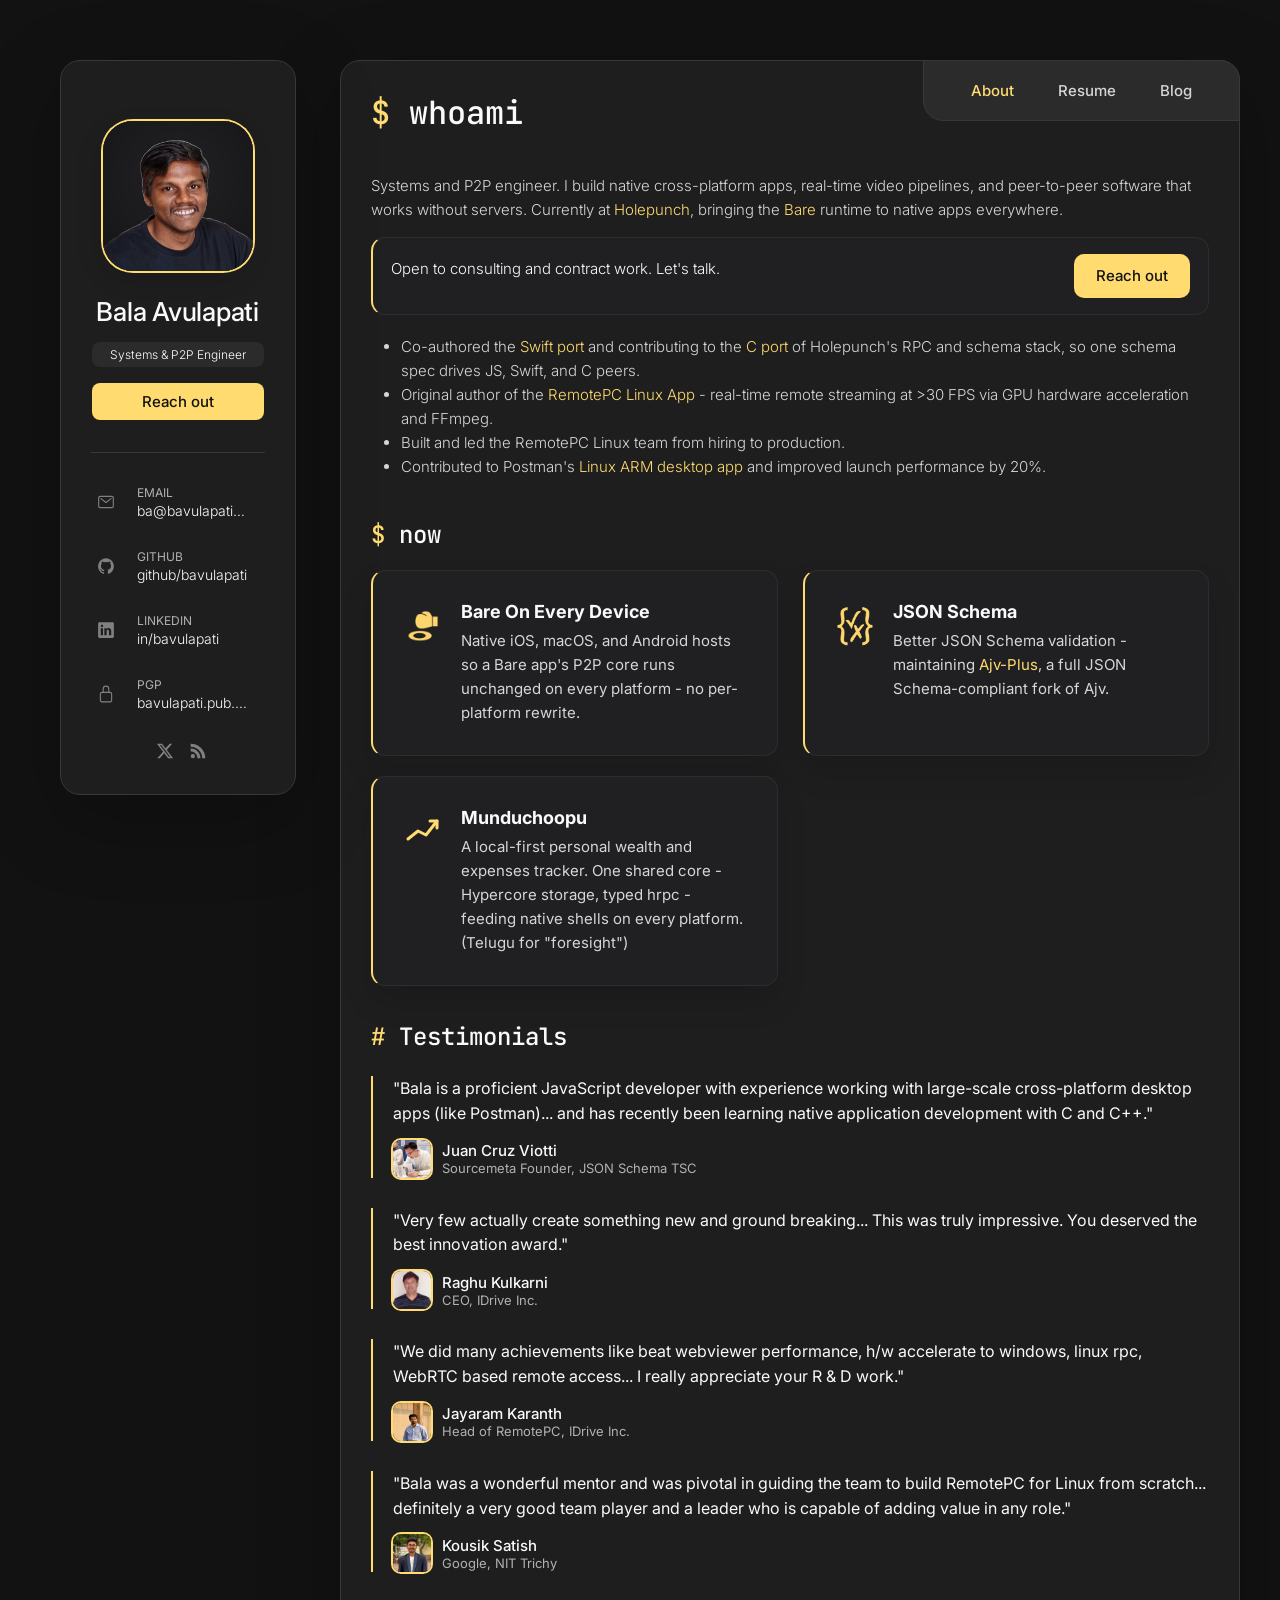
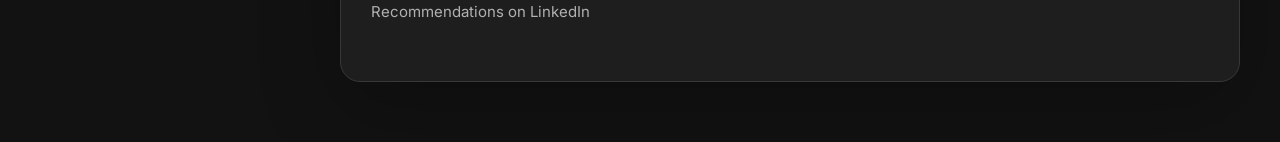
<file: index.html>
<!doctype html>
<html lang="en">
  <head>
    <meta charset="UTF-8" />
    <meta http-equiv="X-UA-Compatible" content="IE=edge" />
    <meta name="viewport" content="width=device-width, initial-scale=1.0" />
    <meta name="theme-color" content="#121212" />
    <title>Balakrishna Avulapati - Systems &amp; P2P Engineer, Bare runtime</title>
    <meta name="description" content="Software engineer focused on systems-level work, open source, and p2p networking. Contributing to the Bare runtime ecosystem at Holepunch." />
    <link rel="canonical" href="https://bavulapati.com/" />
    <link rel="alternate" type="application/atom+xml" title="Bala Avulapati" href="https://bavulapati.com/feed.xml" />
    <meta property="og:title" content="Balakrishna Avulapati - Systems &amp; P2P Engineer, Bare runtime" />
    <meta property="og:site_name" content="bavulapati.com" />
    <meta property="og:description" content="Software engineer focused on systems-level work, open source, and p2p networking. Contributing to the Bare runtime ecosystem at Holepunch." />
    <meta property="og:image" content="https://bavulapati.com/assets/images/og-home.png" />
    <meta property="og:type" content="website" />
    <meta property="og:url" content="https://bavulapati.com/" />
    <meta name="twitter:card" content="summary_large_image" />
    <script type="application/ld+json">
      {
        "@context": "https://schema.org",
        "@type": "Person",
        "name": "Balakrishna Avulapati",
        "alternateName": "Bala Avulapati",
        "url": "https://bavulapati.com/",
        "image": "https://bavulapati.com/assets/images/og-home.png",
        "jobTitle": "Systems & P2P Engineer",
        "description": "Systems engineer working on peer-to-peer networking and the Bare runtime ecosystem at Holepunch.",
        "knowsAbout": ["Bare runtime", "Peer-to-peer networking", "Holepunch", "Hypercore", "Autobase", "Systems programming", "Swift", "C and C++", "JSON Schema"],
        "sameAs": [
          "https://github.com/bavulapati",
          "https://www.linkedin.com/in/bavulapati",
          "https://x.com/bavulapati"
        ]
      }
    </script>

    <!--
    - favicon
  -->
    <link rel="icon" type="image/png" sizes="32x32" href="/assets/images/favicon-32.png" />
    <link rel="icon" type="image/png" sizes="16x16" href="/assets/images/favicon-16.png" />
    <link rel="apple-touch-icon" href="/assets/images/apple-touch-icon.png" />

    <!--
    - custom css link
  -->
    <link rel="stylesheet" href="./assets/css/style.css" />

    <!--
    - google font link
  -->
    <link rel="preconnect" href="https://fonts.googleapis.com" />
    <link rel="preconnect" href="https://fonts.gstatic.com" crossorigin />
    <link
      href="https://fonts.googleapis.com/css2?family=Inter:wght@300;400;500;600&family=JetBrains+Mono:wght@500&display=swap"
      rel="stylesheet"
    />
  </head>

  <body>
    <a class="skip-link" href="#main-content">Skip to content</a>

    <!--
    - #MAIN
  -->

    <main>
      <!--
      - #SIDEBAR
    -->

      <aside class="sidebar" data-sidebar>
        <div class="sidebar-info">
          <figure class="avatar-box">
            <img
              src="./assets/images/my_avatar.jpg"
              alt="Balakrishna Avulapati"
              width="80"
              height="80"
            />
          </figure>

          <div class="info-content">
            <h1 class="name" title="Balakrishna Avulapati">Bala Avulapati</h1>

            <p class="title">Systems &amp; P2P Engineer</p>

            <a
              class="sidebar-cta"
              href="mailto:ba@bavulapati.com"
              data-goatcounter-click="reach-out-sidebar"
              data-goatcounter-title="Sidebar CTA"
              >Reach out</a
            >
          </div>

          <button class="info_more-btn" data-sidebar-btn aria-label="Show contacts" aria-expanded="false" aria-controls="sidebar-more">
            <span>Show Contacts</span>

            <svg xmlns="http://www.w3.org/2000/svg" viewBox="0 0 512 512" fill="none" stroke="currentColor" stroke-linecap="round" stroke-linejoin="round" stroke-width="48" aria-hidden="true">
              <path d="M112 184l144 144 144-144"/>
            </svg>
          </button>
        </div>

        <div class="sidebar-info_more" id="sidebar-more">
          <div class="separator"></div>

          <ul class="contacts-list">
            <li class="contact-item">
              <div class="icon-box">
                <svg xmlns="http://www.w3.org/2000/svg" viewBox="0 0 512 512" fill="none" stroke="currentColor" stroke-linecap="round" stroke-linejoin="round" stroke-width="32" aria-hidden="true">
                  <rect x="48" y="96" width="416" height="320" rx="40" ry="40"/>
                  <path d="M112 160l144 112 144-112"/>
                </svg>
              </div>

              <div class="contact-info">
                <p class="contact-title">Email</p>

                <a href="mailto:ba@bavulapati.com" class="contact-link"
                  >ba@bavulapati.com</a
                >
              </div>
            </li>

            <li class="contact-item">
              <div class="icon-box">
                <svg xmlns="http://www.w3.org/2000/svg" viewBox="0 0 512 512" fill="currentColor" aria-hidden="true">
                  <path d="M256 32C132.3 32 32 134.9 32 261.7c0 101.5 64.2 187.5 153.2 217.9a17.56 17.56 0 003.8.4c8.3 0 11.5-6.1 11.5-11.4 0-5.5-.2-19.9-.3-39.1a102.4 102.4 0 01-22.6 2.7c-43.1 0-52.9-33.5-52.9-33.5-10.2-26.5-24.9-33.6-24.9-33.6-19.5-13.7-.1-14.1 1.4-14.1h.1c22.5 2 34.3 23.8 34.3 23.8 11.2 19.6 26.2 25.1 39.6 25.1a63 63 0 0025.6-6c2-14.8 7.8-24.9 14.2-30.7-49.7-5.8-102-25.5-102-113.5 0-25.1 8.7-45.6 23-61.6-2.3-5.8-10-29.2 2.2-60.8a18.64 18.64 0 015-.5c8.1 0 26.4 3.1 56.6 24.1a208.21 208.21 0 01112.2 0c30.2-21 48.5-24.1 56.6-24.1a18.64 18.64 0 015 .5c12.2 31.6 4.5 55 2.2 60.8 14.3 16.1 23 36.6 23 61.6 0 88.2-52.4 107.6-102.3 113.3 8 7.1 15.2 21.1 15.2 42.5 0 30.7-.3 55.5-.3 63 0 5.4 3.1 11.5 11.4 11.5a19.35 19.35 0 004-.4C415.9 449.2 480 363.1 480 261.7 480 134.9 379.7 32 256 32z"/>
                </svg>
              </div>

              <div class="contact-info">
                <p class="contact-title">Github</p>

                <a
                  href="https://github.com/bavulapati"
                  target="_blank"
                  rel="noopener"
                  class="contact-link"
                  >github/bavulapati</a
                >
              </div>
            </li>

            <li class="contact-item">
              <div class="icon-box">
                <svg xmlns="http://www.w3.org/2000/svg" viewBox="0 0 512 512" fill="currentColor" aria-hidden="true">
                  <path d="M444.17 32H70.28C49.85 32 32 46.7 32 66.89v374.72C32 461.91 49.85 480 70.28 480h373.78c20.54 0 35.94-18.21 35.94-38.39V66.89C480.12 46.7 464.6 32 444.17 32zm-273.3 373.43h-64.18V205.88h64.18zM141 175.54h-.46c-20.54 0-33.84-15.29-33.84-34.43 0-19.49 13.65-34.42 34.65-34.42s33.85 14.82 34.31 34.42c-.01 19.14-13.31 34.43-34.66 34.43zm264.43 229.89h-64.18V296.32c0-26.14-9.34-44-32.56-44-17.74 0-28.24 12-32.91 23.69-1.75 4.2-2.22 9.92-2.22 15.76v113.66h-64.18V205.88h64.18v27.77c9.34-13.3 23.93-32.44 57.88-32.44 42.13 0 74 27.77 74 87.64z"/>
                </svg>
              </div>

              <div class="contact-info">
                <p class="contact-title">LinkedIn</p>

                <a
                  href="https://www.linkedin.com/in/bavulapati"
                  target="_blank"
                  rel="noopener"
                  class="contact-link"
                  >in/bavulapati</a
                >
              </div>
            </li>

            <li class="contact-item">
              <div class="icon-box">
                <svg xmlns="http://www.w3.org/2000/svg" viewBox="0 0 512 512" fill="none" stroke="currentColor" stroke-linecap="round" stroke-linejoin="round" stroke-width="32" aria-hidden="true">
                  <path d="M336 208v-95a80 80 0 00-160 0v95"/>
                  <rect x="96" y="208" width="320" height="272" rx="48" ry="48"/>
                </svg>
              </div>

              <div class="contact-info">
                <p class="contact-title">PGP</p>

                <a
                  href="https://bavulapati.com/static/bavulapati.pub.asc"
                  target="_blank"
                  rel="noopener"
                  class="contact-link"
                  >bavulapati.pub.asc</a
                >
              </div>
            </li>
          </ul>

          <div class="separator"></div>

          <ul class="social-list">
            <li class="social-item">
              <a href="https://x.com/bavulapati" class="social-link" target="_blank" rel="noopener" aria-label="X (Twitter)">
                <svg xmlns="http://www.w3.org/2000/svg" viewBox="0 0 512 512" fill="currentColor" aria-hidden="true">
                  <path d="M389.2 48h70.6L305.6 224.2 487 464H345L233.7 318.6 106.5 464H35.8l164.9-188.5L26 48h145.6l100.5 132.9zm-24.8 373.8h39.1L151.1 88h-42z"/>
                </svg>
              </a>
            </li>

            <li class="social-item">
              <a href="/feed.xml" class="social-link" title="Subscribe via RSS/Atom" aria-label="RSS feed">
                <svg xmlns="http://www.w3.org/2000/svg" viewBox="0 0 512 512" fill="currentColor" aria-hidden="true">
                  <path d="M108.56 342.78a60.34 60.34 0 1060.56 60.44 60.63 60.63 0 00-60.56-60.44z"/>
                  <path d="M48 186.67v86.55c52 0 101.94 15.39 138.67 52.11s52 86.56 52 138.67h86.66c0-151.56-125.66-277.33-277.33-277.33z"/>
                  <path d="M48 48v86.56c185.25 0 329.22 144.08 329.22 329.44H464C464 234.66 277.67 48 48 48z"/>
                </svg>
              </a>
            </li>
          </ul>
        </div>
      </aside>

      <!--
      - #main-content
    -->

      <div class="main-content" id="main-content" tabindex="-1">
        <!--
        - #NAVBAR
      -->

        <nav class="navbar">
          <ul class="navbar-list">
            <li class="navbar-item">
              <button class="navbar-link active" data-nav-link aria-current="page">About</button>
            </li>

            <li class="navbar-item">
              <button class="navbar-link" data-nav-link>Resume</button>
            </li>

            <li class="navbar-item">
              <button class="navbar-link" data-nav-link>Blog</button>
            </li>
          </ul>
        </nav>

        <!--
        - #ABOUT
      -->

        <article class="about active" data-page="about" tabindex="-1">
          <header>
            <!-- aria-label is load-bearing: keeps the screen-reader name "About me" (without it AT reads "$ whoami") -->
            <h2 class="h2 article-title is-terminal" aria-label="About me">whoami</h2>
          </header>

          <section class="about-text">
            <p>
              Systems and P2P engineer. I build native cross-platform apps, real-time video
              pipelines, and peer-to-peer software that works without servers. Currently at
              <a href="https://holepunch.to/" target="_blank" rel="noopener">Holepunch</a>,
              bringing the <a href="https://github.com/holepunchto/bare" target="_blank" rel="noopener">Bare</a>
              runtime to native apps everywhere.
            </p>

            <div class="cta">
              <p class="cta-text">Open to consulting and contract work. Let's talk.</p>
              <a
                class="cta-button"
                href="mailto:ba@bavulapati.com"
                data-goatcounter-click="reach-out"
                data-goatcounter-title="Reach out CTA"
                >Reach out</a
              >
            </div>

            <ul style="padding-left: 2em;">
              <li style="list-style-type: disc;">
                Co-authored the
                <a href="./blog/swift-peers-in-the-bare-rpc-ecosystem.html">Swift port</a>
                and contributing to the
                <a href="https://github.com/holepunchto/libhc" target="_blank" rel="noopener">C port</a>
                of Holepunch's RPC and schema stack, so one schema spec drives JS, Swift, and C peers.
              </li>
              <li style="list-style-type: disc;">
                Original author of the
                <a href="https://www.remotepc.com/remote-access-linux" target="_blank" rel="noopener">RemotePC Linux App</a>
                - real-time remote streaming at >30 FPS via GPU hardware acceleration and FFmpeg.
              </li>
              <li style="list-style-type: disc;">
                Built and led the RemotePC Linux team from hiring to production.
              </li>
              <li style="list-style-type: disc;">
                Contributed to Postman's
                <a href="https://www.postman.com/downloads/" target="_blank" rel="noopener">Linux ARM desktop app</a>
                and improved launch performance by 20%.
              </li>
            </ul>
          </section>

          <!--
          - service
        -->

          <section class="service">
            <!-- aria-label load-bearing: keeps the screen-reader name "What I'm doing" (without it AT reads "$ now") -->
            <h3 class="h3 service-title is-terminal" aria-label="What I'm doing">now</h3>

            <ul class="service-list">
              <li class="service-item">
                <div class="service-icon-box">
                  <img loading="lazy"
                    src="./assets/images/holepunch.png"
                    alt="Holepunch logo"
                    width="40" height="40"
                  />
                </div>

                <div class="service-content-box">
                  <h4 class="h4 service-item-title">Bare on Every Device</h4>

                  <p class="service-item-text">
                    Native iOS, macOS, and Android hosts so a Bare app's
                    P2P core runs unchanged on every platform - no
                    per-platform rewrite.
                  </p>
                </div>
              </li>

              <li class="service-item">
                <div class="service-icon-box">
                  <img loading="lazy"
                    src="./assets/images/json-schema-logo.png"
                    alt="JSON Schema logo"
                    width="40" height="40"
                  />
                </div>

                <div class="service-content-box">
                  <h4 class="h4 service-item-title">JSON Schema</h4>

                  <p class="service-item-text">
                    Better JSON Schema validation - maintaining
                    <a href="https://www.npmjs.com/package/@theflashlabs/ajv-plus" target="_blank" rel="noopener">Ajv-Plus</a>,
                    a full JSON Schema-compliant fork of Ajv.
                  </p>
                </div>
              </li>

              <li class="service-item">
                <div class="service-icon-box">
                  <img loading="lazy"
                    src="./assets/images/munduchoopu.svg"
                    alt=""
                    width="40" height="40"
                  />
                </div>

                <div class="service-content-box">
                  <h4 class="h4 service-item-title">Munduchoopu</h4>

                  <p class="service-item-text">
                    A local-first personal wealth and expenses tracker. One
                    shared core - Hypercore storage, typed hrpc - feeding
                    native shells on every platform. (Telugu for "foresight")
                  </p>
                </div>
              </li>
            </ul>
          </section>

          <!--
          - testimonials
        -->

          <section class="testimonials">
            <!-- aria-label suppresses the "# " prefix for screen readers -->
            <h3 class="h3 testimonials-title is-comment" aria-label="Testimonials">Testimonials</h3>

            <ul class="testimonials-list">
              <li class="testimonials-item">
                <blockquote class="testimonials-quote">
                  "Bala is a proficient JavaScript developer with experience
                  working with large-scale cross-platform desktop apps (like
                  Postman)... and has recently been learning native application
                  development with C and C++."
                </blockquote>
                <div class="testimonials-attr">
                  <img loading="lazy" src="./assets/images/juan.jpeg" alt="Juan Cruz Viotti" width="38" height="38" />
                  <div>
                    <div class="testimonials-name">Juan Cruz Viotti</div>
                    <div class="testimonials-role">Sourcemeta Founder, JSON Schema TSC</div>
                  </div>
                </div>
              </li>
              <li class="testimonials-item">
                <blockquote class="testimonials-quote">
                  "Very few actually create something new and ground breaking...
                  This was truly impressive. You deserved the best innovation
                  award."
                </blockquote>
                <div class="testimonials-attr">
                  <img loading="lazy" src="./assets/images/raghu-kulkarni.jpeg" alt="Raghu Kulkarni" width="38" height="38" />
                  <div>
                    <div class="testimonials-name">Raghu Kulkarni</div>
                    <div class="testimonials-role">CEO, IDrive Inc.</div>
                  </div>
                </div>
              </li>
              <li class="testimonials-item">
                <blockquote class="testimonials-quote">
                  "We did many achievements like beat webviewer performance, h/w
                  accelerate to windows, linux rpc, WebRTC based remote
                  access... I really appreciate your R &amp; D work."
                </blockquote>
                <div class="testimonials-attr">
                  <img loading="lazy" src="./assets/images/jayaram.jpeg" alt="Jayaram Karanth" width="38" height="38" />
                  <div>
                    <div class="testimonials-name">Jayaram Karanth</div>
                    <div class="testimonials-role">Head of RemotePC, IDrive Inc.</div>
                  </div>
                </div>
              </li>
              <li class="testimonials-item">
                <blockquote class="testimonials-quote">
                  "Bala was a wonderful mentor and was pivotal in guiding the
                  team to build RemotePC for Linux from scratch... definitely a
                  very good team player and a leader who is capable of adding
                  value in any role."
                </blockquote>
                <div class="testimonials-attr">
                  <img loading="lazy" src="./assets/images/kousik.jpeg" alt="Kousik Satish" width="38" height="38" />
                  <div>
                    <div class="testimonials-name">Kousik Satish</div>
                    <div class="testimonials-role">Google, NIT Trichy</div>
                  </div>
                </div>
              </li>
            </ul>
            <a
              class="testimonials-source"
              href="https://www.linkedin.com/in/bavulapati/details/recommendations/"
              target="_blank"
              rel="noopener"
              >Recommendations on LinkedIn</a
            >
          </section>

        </article>

        <!--
        - #RESUME
      -->

        <article class="resume" data-page="resume" tabindex="-1">
          <header>
            <!-- aria-label load-bearing: keeps the screen-reader name "Resume" -->
            <h2 class="h2 article-title is-terminal" aria-label="Resume">cat resume</h2>
          </header>

          <section class="timeline">
            <div class="title-wrapper">
              <!-- aria-label suppresses the "# " prefix for screen readers -->
              <h3 class="h3 is-comment" aria-label="Education">Education</h3>
            </div>

            <ol class="timeline-list">
              <li class="timeline-item">
                <h4 class="h4 timeline-item-title">
                  National Institute of Technology Karnataka
                </h4>

                <span>2014 - 2016</span>

                <p class="timeline-text">
                  Master of Technology - M.Tech, Computational Mathematics
                </p>
              </li>

              <li class="timeline-item">
                <h4 class="h4 timeline-item-title">
                  G. Pulla Reddy Engineering College (Autonomous) Kurnool
                </h4>

                <span>2009 - 2013</span>

                <p class="timeline-text">
                  Bachelor of Technology - B.Tech, Computer Science
                </p>
              </li>

              <li class="timeline-item">
                <h4 class="h4 timeline-item-title">
                  Narayana Junior College Kurnool
                </h4>

                <span>2007 - 2009</span>

                <p class="timeline-text">
                  Intermediate(+2), Mathematics, Physics and Chemistry (MPC)
                </p>
              </li>

              <li class="timeline-item">
                <h4 class="h4 timeline-item-title">
                  Sri Bala Sai High School Kurnool
                </h4>

                <span>2005 - 2007</span>

                <p class="timeline-text">Secondary School Education</p>
              </li>
            </ol>
          </section>

          <section class="timeline">
            <div class="title-wrapper">
              <!-- aria-label suppresses the "# " prefix for screen readers -->
              <h3 class="h3 is-comment" aria-label="Experience">Experience</h3>
            </div>

            <ol class="timeline-list">
              <li class="timeline-item">
                <h4 class="h4 timeline-item-title">Individual Contributor</h4>

                <span>2026 - Present</span>

                <p class="timeline-text">Holepunch</p>
              </li>

              <li class="timeline-item">
                <h4 class="h4 timeline-item-title">Senior Systems Engineer</h4>

                <span>2020 - 2025</span>

                <p class="timeline-text">Postman Inc.</p>
              </li>

              <li class="timeline-item">
                <h4 class="h4 timeline-item-title">Linux Team Lead</h4>

                <span>2016 - 2020</span>

                <p class="timeline-text">IDrive Inc.</p>
              </li>

              <li class="timeline-item">
                <h4 class="h4 timeline-item-title">Intern</h4>

                <span>2015 - 2016</span>

                <p class="timeline-text">Dell EMC Technologies</p>
              </li>
            </ol>
          </section>

          <section class="skill">
            <!-- aria-label suppresses the "# " prefix for screen readers -->
            <h3 class="h3 skills-title is-comment" aria-label="Skills">Skills</h3>

            <ul class="skills-list content-card">
              <li class="skills-item">
                <h4 class="h5 skill-category">Languages</h4>
                <p class="skill-list-text">
                  C &nbsp;&middot;&nbsp; C++ &nbsp;&middot;&nbsp; Swift &nbsp;&middot;&nbsp;
                  JavaScript &nbsp;&middot;&nbsp; TypeScript
                </p>
              </li>
              <li class="skills-item">
                <h4 class="h5 skill-category">Runtimes &amp; P2P</h4>
                <p class="skill-list-text">
                  Node.js &nbsp;&middot;&nbsp; Bare &nbsp;&middot;&nbsp; Electron
                </p>
              </li>
              <li class="skills-item">
                <h4 class="h5 skill-category">Native &amp; Build</h4>
                <p class="skill-list-text">
                  Native node addons &nbsp;&middot;&nbsp; CMake
                </p>
              </li>
            </ul>
          </section>
        </article>


        <!--
        - #BLOG
      -->

        <article class="blog" data-page="blog" tabindex="-1">
          <header>
            <!-- aria-label load-bearing: keeps the screen-reader name "Blog" -->
            <h2 class="h2 article-title is-terminal" aria-label="Blog">ls ~/blog</h2>
          </header>

          <section class="blog-posts">
            <ul class="blog-posts-list">
              <li class="blog-post-item">
                <a href="./blog/one-core-many-platforms.html">
                  <figure class="blog-banner-box">
                    <img
                      src="./assets/images/blog-one-core.svg"
                      alt="One core, many platforms"
                      loading="lazy"
                    />
                  </figure>

                  <div class="blog-content">
                    <div class="blog-meta">
                      <p class="blog-category">Open Source</p>

                      <span class="dot"></span>

                      <time datetime="2026-06-15">June 15, 2026</time>
                    </div>

                    <h3 class="h3 blog-item-title">
                      One core, many platforms
                    </h3>

                    <p class="blog-text">
                      A completely native Mac and iPhone app that syncs peer-to-peer with no server - and the single shared core behind it. Bare does the P2P and gets out of the way.
                    </p>
                  </div>
                </a>
              </li>
              <li class="blog-post-item">
                <a href="./blog/swift-peers-in-the-bare-rpc-ecosystem.html">
                  <figure class="blog-banner-box">
                    <img
                      src="./assets/images/blog-hrpc-swift.svg"
                      alt="Swift peers in the bare RPC ecosystem"
                      loading="lazy"
                    />
                  </figure>

                  <div class="blog-content">
                    <div class="blog-meta">
                      <p class="blog-category">Open Source</p>

                      <span class="dot"></span>

                      <time datetime="2026-05-21">May 21, 2026</time>
                    </div>

                    <h3 class="h3 blog-item-title">
                      Swift peers in the bare RPC ecosystem
                    </h3>

                    <p class="blog-text">
                      Four packages that let the same spec generating your JS code also generate Swift — typed structs, binary codecs, and a full HRPC peer class.
                    </p>
                  </div>
                </a>
              </li>
            </ul>
          </section>
        </article>

      </div>
    </main>

    <!--
    - custom js link
  -->
    <script src="./assets/js/script.js"></script>

    <!-- analytics: GoatCounter - self-hosted count.js + first-party endpoint (stats.bavulapati.com) so ad blockers don't drop it; no cookies -->
    <script
      data-goatcounter="https://stats.bavulapati.com/count"
      async
      src="/assets/js/count.js"
    ></script>
  </body>
</html>
</file>
<file: assets/css/style.css>
/*-----------------------------------*\
  #style.css
\*-----------------------------------*/

/**
 * copyright 2022 @codewithsadee
 */

/*-----------------------------------*\
  #CUSTOM PROPERTY
\*-----------------------------------*/

:root {
  /**
   * colors
   */

  /* gradient */

  --bg-gradient-onyx: linear-gradient(
    to bottom right,
    hsl(240, 1%, 25%) 3%,
    hsl(0, 0%, 19%) 97%
  );
  --bg-gradient-jet:
    linear-gradient(
      to bottom right,
      hsla(240, 1%, 18%, 0.251) 0%,
      hsla(240, 2%, 11%, 0) 100%
    ),
    hsl(240, 2%, 13%);
  --bg-gradient-yellow-1: linear-gradient(
    to bottom right,
    hsl(45, 100%, 71%) 0%,
    hsla(36, 100%, 69%, 0) 50%
  );
  --bg-gradient-yellow-2:
    linear-gradient(
      135deg,
      hsla(45, 100%, 71%, 0.251) 0%,
      hsla(35, 100%, 68%, 0) 59.86%
    ),
    hsl(240, 2%, 13%);
  --border-gradient-onyx: linear-gradient(
    to bottom right,
    hsl(0, 0%, 25%) 0%,
    hsla(0, 0%, 25%, 0) 50%
  );
  --text-gradient-yellow: linear-gradient(
    to right,
    hsl(45, 100%, 72%),
    hsl(35, 100%, 68%)
  );

  /* solid */

  --jet: hsl(0, 0%, 22%);
  --onyx: hsl(240, 1%, 17%);
  --eerie-black-1: hsl(240, 2%, 13%);
  --eerie-black-2: hsl(240, 2%, 12%);
  --smoky-black: hsl(0, 0%, 7%);
  --white-1: hsl(0, 0%, 100%);
  --white-2: hsl(0, 0%, 98%);
  --orange-yellow-crayola: hsl(45, 100%, 72%);
  --vegas-gold: hsl(45, 54%, 58%);
  --light-gray: hsl(0, 0%, 84%);
  --light-gray-70: hsla(0, 0%, 84%, 0.8);
  --icon-muted: hsl(0, 0%, 50%);
  --bittersweet-shimmer: hsl(0, 43%, 51%);
  --card-border: hsl(240, 2%, 18%);

  /**
   * typography
   */

  /* font-family */
  --ff-sans: "Inter", sans-serif;

  /* font-size */
  --fs-1: 24px;
  --fs-2: 18px;
  --fs-3: 17px;
  --fs-4: 16px;
  --fs-5: 15px;
  --fs-6: 14px;
  --fs-7: 13px;
  --fs-8: 11px;

  /* font-weight */
  --fw-300: 300;
  --fw-400: 400;
  --fw-500: 500;
  --fw-600: 600;

  /**
   * shadow
   */

  --shadow-1: -4px 8px 24px hsla(0, 0%, 0%, 0.25);
  --shadow-2: 0 16px 30px hsla(0, 0%, 0%, 0.25);
  --shadow-3: 0 16px 40px hsla(0, 0%, 0%, 0.25);
  --shadow-4: 0 25px 50px hsla(0, 0%, 0%, 0.15);
  --shadow-5: 0 24px 80px hsla(0, 0%, 0%, 0.25);

  /**
   * transition
   */

  --transition-1: 0.25s ease;
  --transition-2: 0.5s ease-in-out;
}

/*-----------------------------------*\
  #RESET
\*-----------------------------------*/

*,
*::before,
*::after {
  margin: 0;
  padding: 0;
  box-sizing: border-box;
}

a {
  text-decoration: none;
}

li {
  list-style: none;
}

img,
svg,
a,
button,
time,
span {
  display: block;
}

/* inline SVG icons inherit size from font-size and color from currentColor,
   matching the icon-font behavior they replaced */
svg {
  width: 1em;
  height: 1em;
}

/* width/height attrs on images supply the aspect ratio for CLS; height:auto
   keeps them from stretching when CSS sizes them by width */
img {
  height: auto;
}

button {
  font: inherit;
  background: none;
  border: none;
  text-align: left;
  cursor: pointer;
}

::selection {
  background: var(--orange-yellow-crayola);
  color: var(--smoky-black);
}

:focus {
  outline-color: var(--orange-yellow-crayola);
}

/* Skip link: off-screen until focused, then visible top-left. Lets keyboard
   users jump past the sidebar, which precedes the nav/content in the DOM. */
.skip-link {
  position: absolute;
  top: 0;
  left: -9999px;
  z-index: 100;
  padding: 10px 16px;
  background: var(--orange-yellow-crayola);
  color: var(--smoky-black);
  font-weight: var(--fw-500);
  border-radius: 0 0 8px 0;
}

.skip-link:focus {
  left: 0;
}

/* The skip-link landing and the tab panels take programmatic focus via
   tabindex="-1". Suppress the ring on the skip target unconditionally - a
   ring around the whole content region is noise and the intent is obvious.
   For the tab panels, keep the ring for keyboard users (a landing cue when
   switching tabs) but drop it for pointer-driven focus. */
.main-content:focus {
  outline: none;
}

[data-page]:focus:not(:focus-visible) {
  outline: none;
}

/* Respect a user's reduced-motion preference: near-instant transitions and
   animations (e.g. the sidebar accordion, the page-fade). Kept tiny rather
   than 0 so transitionend/animationend still fire. */
@media (prefers-reduced-motion: reduce) {
  *,
  *::before,
  *::after {
    animation-duration: 0.01ms !important;
    animation-iteration-count: 1 !important;
    transition-duration: 0.01ms !important;
    scroll-behavior: auto !important;
  }
}

html {
  font-family: var(--ff-sans);
}

body {
  background: var(--smoky-black);
}

/*-----------------------------------*\
  #REUSED STYLE
\*-----------------------------------*/

.sidebar,
article {
  background: var(--eerie-black-2);
  border: 1px solid var(--jet);
  border-radius: 20px;
  padding: 15px;
  box-shadow: var(--shadow-1);
  z-index: 1;
}

.separator {
  width: 100%;
  height: 1px;
  background: var(--jet);
  margin: 16px 0;
}

/* contact icons: flat glyphs, muted by default and gold on hover - matching
   the boxless gray->gold contact icons in the blog post headers */
.icon-box {
  width: 30px;
  height: 30px;
  display: flex;
  justify-content: center;
  align-items: center;
  font-size: 16px;
  color: var(--icon-muted);
  transition: color var(--transition-1);
}

.contact-item:hover .icon-box,
.contact-item:focus-within .icon-box {
  color: var(--orange-yellow-crayola);
}

article {
  display: none;
}

article.active {
  display: block;
  animation: fade 0.5s ease backwards;
}

@keyframes fade {
  0% {
    opacity: 0;
  }
  100% {
    opacity: 1;
  }
}

.h2,
.h3,
.h4,
.h5 {
  color: var(--white-2);
  text-transform: capitalize;
}

.h2 {
  font-size: var(--fs-1);
}

.h3 {
  font-size: var(--fs-2);
}

.h4 {
  font-size: var(--fs-4);
}

.h5 {
  font-size: var(--fs-7);
  font-weight: var(--fw-500);
}

.article-title {
  position: relative;
  padding-bottom: 7px;
}

.article-title::after {
  content: "";
  position: absolute;
  bottom: 0;
  left: 0;
  width: 30px;
  height: 3px;
  background: var(--text-gradient-yellow);
  border-radius: 3px;
}

/* terminal-style headings, two levels:
   "$ " section titles ($ whoami / $ cat resume / $ ls ~/blog / $ jobs) and
   "# " sub-section headings as shell comments (# Education / # Skills / ...) */
.article-title.is-terminal,
.service-title.is-terminal,
.is-comment {
  font-family: "JetBrains Mono", ui-monospace, "SF Mono", Menlo, monospace;
  font-weight: var(--fw-500);
  text-transform: none;
}

.article-title.is-terminal::before,
.service-title.is-terminal::before {
  content: "$ ";
  color: var(--orange-yellow-crayola);
}

.is-comment::before {
  content: "# ";
  color: var(--orange-yellow-crayola);
}

.article-title.is-terminal::after {
  display: none;
}

.content-card {
  position: relative;
  background: var(--eerie-black-1);
  border: 1px solid var(--card-border);
  padding: 15px;
  padding-top: 45px;
  border-radius: 14px;
  box-shadow: var(--shadow-2);
  cursor: pointer;
  z-index: 1;
}

.content-card::before {
  display: none;
}

/*-----------------------------------*\
  #MAIN
\*-----------------------------------*/

main {
  margin: 15px 12px;
  margin-bottom: 75px;
  min-width: 259px;
}

/*-----------------------------------*\
  #SIDEBAR
\*-----------------------------------*/

/* Collapsed sidebar shows only .sidebar-info (avatar + name + title + CTA);
   .sidebar-info_more is clipped by overflow + max-height and revealed by
   .active. Hand-tuned height, summed down from the top edge:
   border-top(1) + padding-top(15) + .sidebar-info(~100) + ~15 gap +
   border-bottom(1) = 132. The bottom padding sits past the overflow clip, so
   it is NOT in the sum (only the top padding counts; both borders show). The
   ~15px gap shows through .separator's top margin, so the line stays hidden.
   Can't use max-content/auto - the accordion transition needs an animatable
   px value. Re-measure if the CTA, avatar, or fonts change. */
.sidebar {
  margin-bottom: 15px;
  max-height: 132px;
  overflow: hidden;
  transition: var(--transition-2);
}

.sidebar.active {
  max-height: 470px;
}

.sidebar-info {
  position: relative;
  display: flex;
  justify-content: flex-start;
  align-items: flex-start;
  gap: 15px;
}

.avatar-box {
  background: var(--bg-gradient-onyx);
  border-radius: 20px;
  overflow: hidden;
  box-shadow: 0 0 0 2px var(--orange-yellow-crayola), var(--shadow-1);
}

.avatar-box img {
  display: block;
  aspect-ratio: 1 / 1;
  object-fit: cover;
}

.info-content .name {
  color: var(--white-2);
  font-size: var(--fs-3);
  font-weight: var(--fw-500);
  letter-spacing: -0.25px;
  margin-bottom: 10px;
}

.info-content .title {
  color: var(--white-1);
  background: var(--onyx);
  font-size: var(--fs-8);
  font-weight: var(--fw-300);
  width: max-content;
  padding: 3px 12px;
  border-radius: 8px;
}

.info_more-btn {
  position: absolute;
  top: -15px;
  right: -15px;
  border-radius: 0 15px;
  font-size: 13px;
  color: var(--orange-yellow-crayola);
  background: var(--border-gradient-onyx);
  padding: 10px;
  box-shadow: var(--shadow-2);
  transition: var(--transition-1);
  z-index: 1;
}

.info_more-btn::before {
  content: "";
  position: absolute;
  inset: 1px;
  border-radius: inherit;
  background: var(--bg-gradient-jet);
  transition: var(--transition-1);
  z-index: -1;
}

.info_more-btn:hover,
.info_more-btn:focus {
  background: var(--bg-gradient-yellow-1);
}

.info_more-btn:hover::before,
.info_more-btn:focus::before {
  background: var(--bg-gradient-yellow-2);
}

.info_more-btn span {
  display: none;
}

.sidebar-info_more {
  opacity: 0;
  visibility: hidden;
  transition: var(--transition-2);
}

.sidebar.active .sidebar-info_more {
  opacity: 1;
  visibility: visible;
}

.contacts-list {
  display: grid;
  grid-template-columns: 1fr;
  gap: 16px;
}

.contact-item {
  min-width: 100%;
  display: flex;
  align-items: center;
  gap: 16px;
}

.contact-info {
  max-width: calc(100% - 46px);
  width: calc(100% - 46px);
}

.contact-title {
  color: var(--light-gray-70);
  font-size: var(--fs-8);
  text-transform: uppercase;
  margin-bottom: 2px;
}

.contact-info :is(.contact-link, time, address) {
  color: var(--white-2);
  font-size: var(--fs-7);
}

.contact-info address {
  font-style: normal;
}

.social-list {
  display: flex;
  justify-content: flex-start;
  align-items: center;
  gap: 15px;
  padding-bottom: 4px;
  padding-left: 7px;
}

.social-item .social-link {
  color: var(--icon-muted);
  font-size: 18px;
  transition: color var(--transition-1);
}

.social-item .social-link:hover,
.social-item .social-link:focus-visible {
  color: var(--orange-yellow-crayola);
}

/*-----------------------------------*\
  #NAVBAR
\*-----------------------------------*/

.navbar {
  position: fixed;
  bottom: 0;
  left: 0;
  width: 100%;
  background: var(--onyx);
  border: 1px solid var(--jet);
  border-radius: 12px 12px 0 0;
  box-shadow: var(--shadow-2);
  z-index: 5;
}

.navbar-list {
  display: flex;
  flex-wrap: wrap;
  justify-content: center;
  align-items: center;
  padding: 0 10px;
}

.navbar-link {
  color: var(--light-gray);
  font-size: var(--fs-8);
  padding: 20px 7px;
  transition: color var(--transition-1);
}

.navbar-link:hover,
.navbar-link:focus {
  color: var(--light-gray-70);
}

.navbar-link.active {
  color: var(--orange-yellow-crayola);
}

/*-----------------------------------*\
  #ABOUT
\*-----------------------------------*/

.about .article-title {
  margin-bottom: 15px;
}

.about-text {
  color: var(--light-gray);
  font-size: var(--fs-6);
  font-weight: var(--fw-300);
  line-height: 1.6;
}

.about-text p {
  margin-bottom: 15px;
}

/* gold links, matching the blog convention - obvious against light-gray body
   text. display:inline overrides the global "a { display: block }" so links
   flow within the prose instead of each taking their own line. */
.about-text a:not(.cta-button),
.service-item-text a {
  display: inline;
  color: var(--orange-yellow-crayola);
  text-decoration: none;
}

.about-text a:not(.cta-button):hover,
.about-text a:not(.cta-button):focus-visible,
.service-item-text a:hover,
.service-item-text a:focus-visible {
  text-decoration: underline;
}

/* consulting CTA: callout near the top of About + compact button in the sidebar */
.cta {
  display: flex;
  align-items: center;
  justify-content: space-between;
  gap: 16px;
  flex-wrap: wrap;
  background: var(--eerie-black-1);
  border: 1px solid var(--card-border);
  border-left: 2px solid var(--orange-yellow-crayola);
  border-radius: 14px;
  padding: 16px 18px;
  margin-bottom: 20px;
}

.cta-text {
  margin: 0;
  color: var(--white-2);
  font-size: var(--fs-6);
}

.cta-button {
  display: inline-block;
  flex-shrink: 0;
  background: var(--orange-yellow-crayola);
  color: var(--smoky-black);
  font-weight: var(--fw-500);
  font-size: var(--fs-6);
  padding: 10px 22px;
  border-radius: 10px;
  white-space: nowrap;
  transition: filter var(--transition-1);
}

.sidebar-cta {
  display: block;
  margin-top: 16px;
  background: var(--orange-yellow-crayola);
  color: var(--smoky-black);
  font-weight: var(--fw-500);
  font-size: var(--fs-7);
  text-align: center;
  padding: 9px 16px;
  border-radius: 8px;
  transition: filter var(--transition-1);
}

.cta-button:hover,
.cta-button:focus-visible,
.sidebar-cta:hover,
.sidebar-cta:focus-visible {
  filter: brightness(1.08);
}

/**
 * #service
 */

.service {
  margin-bottom: 35px;
}

.service-title {
  margin-bottom: 20px;
}

.service-list {
  display: grid;
  grid-template-columns: 1fr;
  gap: 20px;
}

.service-item {
  position: relative;
  background: var(--eerie-black-1);
  border: 1px solid var(--card-border);
  border-left: 2px solid var(--orange-yellow-crayola);
  padding: 20px;
  border-radius: 14px;
  box-shadow: var(--shadow-2);
  z-index: 1;
}

.service-item::before {
  display: none;
}

.service-icon-box {
  margin-bottom: 10px;
}

.service-icon-box img {
  margin: auto;
}

.service-content-box {
  text-align: center;
}

.service-item-title {
  margin-bottom: 7px;
}

.service-item-text {
  color: var(--light-gray);
  font-size: var(--fs-6);
  font-weight: var(--fw-3);
  line-height: 1.6;
}

/**
 * #testimonials
 */

.testimonials {
  margin-bottom: 30px;
}

.testimonials-title {
  margin-bottom: 24px;
}

.testimonials-list {
  display: flex;
  flex-direction: column;
  gap: 30px;
}

/* each testimonial: a trimmed highlight with a gold left-accent (matching the
   service cards); the avatar lives small in the attribution line */
.testimonials-item {
  border-left: 2px solid var(--orange-yellow-crayola);
  padding-left: 20px;
}

.testimonials-quote {
  color: var(--white-2);
  font-size: 16px;
  line-height: 1.55;
}

.testimonials-attr {
  display: flex;
  align-items: center;
  gap: 11px;
  margin-top: 14px;
}

.testimonials-attr img {
  width: 38px;
  height: 38px;
  border-radius: 8px;
  object-fit: cover;
  box-shadow: 0 0 0 2px var(--orange-yellow-crayola);
}

.testimonials-name {
  color: var(--white-2);
  font-weight: var(--fw-500);
  font-size: var(--fs-6);
}

/* fixed 13px so the role stays quieter than the name at all widths
   (fs-7 jumps to 15px on desktop, matching the name's fs-6) */
.testimonials-role {
  color: var(--light-gray-70);
  font-size: 13px;
}

.testimonials-source {
  display: inline-block;
  margin-top: 30px;
  color: var(--light-gray-70);
  font-size: var(--fs-7);
}

.testimonials-source:hover,
.testimonials-source:focus-visible {
  color: var(--orange-yellow-crayola);
  text-decoration: underline;
}

/*-----------------------------------*\
  #RESUME
\*-----------------------------------*/

.article-title {
  margin-bottom: 30px;
}

/**
 * education and experience 
 */

.timeline {
  margin-bottom: 30px;
}

.timeline .title-wrapper {
  display: flex;
  align-items: center;
  gap: 15px;
  margin-bottom: 25px;
}

.timeline-list {
  font-size: var(--fs-6);
  margin-left: 45px;
}

.timeline-item {
  position: relative;
}

.timeline-item:not(:last-child) {
  margin-bottom: 20px;
}

.timeline-item-title {
  font-size: var(--fs-6);
  line-height: 1.3;
  margin-bottom: 7px;
}

.timeline-list span {
  color: var(--vegas-gold);
  font-weight: var(--fw-400);
  line-height: 1.6;
}

.timeline-item:not(:last-child)::before {
  content: "";
  position: absolute;
  top: -25px;
  left: -30px;
  width: 1px;
  height: calc(100% + 50px);
  background: var(--jet);
}

.timeline-item::after {
  content: "";
  position: absolute;
  top: 5px;
  left: -33px;
  height: 6px;
  width: 6px;
  background: var(--text-gradient-yellow);
  border-radius: 50%;
  box-shadow: 0 0 0 4px var(--jet);
}

.timeline-text {
  color: var(--light-gray);
  font-weight: var(--fw-300);
  line-height: 1.6;
}

/**
 * skills 
 */

.skills-title {
  margin-bottom: 20px;
}

.skills-list {
  padding: 20px;
}

.skills-item:not(:last-child) {
  margin-bottom: 15px;
}

.skill-category {
  color: var(--white-2);
  font-weight: var(--fw-500);
  margin-bottom: 4px;
}

.skill-list-text {
  color: var(--light-gray);
  font-size: var(--fs-6);
  font-weight: var(--fw-300);
  line-height: 1.6;
}

/*-----------------------------------*\
  #BLOG
\*-----------------------------------*/

.blog-posts {
  margin-bottom: 10px;
}

.blog-posts-list {
  display: grid;
  grid-template-columns: 1fr;
  gap: 20px;
}

.blog-post-item > a {
  position: relative;
  background: var(--border-gradient-onyx);
  height: 100%;
  box-shadow: var(--shadow-4);
  border-radius: 16px;
  z-index: 1;
}

.blog-post-item > a::before {
  content: "";
  position: absolute;
  inset: 1px;
  border-radius: inherit;
  background: var(--eerie-black-1);
  z-index: -1;
}

.blog-banner-box {
  width: 100%;
  height: 200px;
  border-radius: 12px;
  overflow: hidden;
}

.blog-banner-box img {
  width: 100%;
  height: 100%;
  object-fit: cover;
  transition: var(--transition-1);
}

.blog-post-item > a:hover .blog-banner-box img {
  transform: scale(1.1);
}

.blog-content {
  padding: 15px;
}

.blog-meta {
  display: flex;
  justify-content: flex-start;
  align-items: center;
  gap: 7px;
  margin-bottom: 10px;
}

.blog-meta :is(.blog-category, time) {
  color: var(--light-gray-70);
  font-size: var(--fs-6);
  font-weight: var(--fw-300);
}

.blog-meta .dot {
  background: var(--light-gray-70);
  width: 4px;
  height: 4px;
  border-radius: 4px;
}

.blog-item-title {
  margin-bottom: 10px;
  line-height: 1.3;
  transition: var(--transition-1);
}

.blog-post-item > a:hover .blog-item-title {
  color: var(--orange-yellow-crayola);
}

.blog-text {
  color: var(--light-gray);
  font-size: var(--fs-6);
  font-weight: var(--fw-300);
  line-height: 1.6;
}

/*-----------------------------------*\
  #RESPONSIVE
\*-----------------------------------*/

/**
 * responsive larger than 450px screen
 */

@media (min-width: 450px) {
  .blog-banner-box {
    height: auto;
  }
}

/**
 * responsive larger than 580px screen
 */

@media (min-width: 580px) {
  /**
   * CUSTOM PROPERTY
   */

  :root {
    /**
     * typography
     */

    --fs-1: 32px;
    --fs-2: 24px;
    --fs-3: 26px;
    --fs-4: 18px;
    --fs-6: 15px;
    --fs-7: 15px;
    --fs-8: 12px;
  }

  /**
   * #REUSED STYLE
   */

  .sidebar,
  article {
    width: 520px;
    margin-inline: auto;
    padding: 30px;
  }

  .article-title {
    font-weight: var(--fw-600);
    padding-bottom: 15px;
  }

  .article-title::after {
    width: 40px;
    height: 5px;
  }

  .icon-box {
    font-size: 18px;
  }

  /**
   * #MAIN
   */

  main {
    margin-top: 60px;
    margin-bottom: 100px;
  }

  /**
   * #SIDEBAR
   */

  .sidebar {
    /* collapsed (see base .sidebar): 1 + padding-top(30) + .sidebar-info(~124)
       + ~15 gap + 1 = 171 (bottom padding past the overflow clip) */
    max-height: 171px;
    margin-bottom: 30px;
  }

  .sidebar.active {
    max-height: 650px;
  }

  .sidebar-info {
    gap: 25px;
  }

  .avatar-box {
    border-radius: 30px;
  }

  .avatar-box img {
    width: 120px;
  }

  .info-content .name {
    margin-bottom: 15px;
  }

  .info-content .title {
    padding: 5px 18px;
  }

  .info_more-btn {
    top: -30px;
    right: -30px;
    padding: 10px 15px;
  }

  .info_more-btn span {
    display: block;
    font-size: var(--fs-8);
  }

  .info_more-btn svg {
    display: none;
  }

  .separator {
    margin: 32px 0;
  }

  .contacts-list {
    gap: 20px;
  }

  .contact-info {
    max-width: calc(100% - 64px);
    width: calc(100% - 64px);
  }

  /**
   * #NAVBAR
   */

  .navbar {
    border-radius: 20px 20px 0 0;
  }

  .navbar-list {
    gap: 20px;
  }

  .navbar-link {
    --fs-8: 14px;
  }

  /**
   * #ABOUT
   */

  .about .article-title {
    margin-bottom: 20px;
  }

  .about-text {
    margin-bottom: 40px;
  }

  /* service */

  .service-item {
    display: flex;
    justify-content: flex-start;
    align-items: flex-start;
    gap: 18px;
    padding: 30px;
  }

  .service-icon-box {
    margin-bottom: 0;
    margin-top: 5px;
  }

  .service-content-box {
    text-align: left;
  }

  .content-card {
    padding: 30px;
    padding-top: 25px;
  }

  /**
   * #RESUME
   */

  .timeline-list {
    margin-left: 65px;
  }

  .timeline-item:not(:last-child)::before {
    left: -40px;
  }

  .timeline-item::after {
    height: 8px;
    width: 8px;
    left: -43px;
  }

  .skills-item:not(:last-child) {
    margin-bottom: 25px;
  }

  /**
   * BLOG
   */

  .blog-banner-box {
    border-radius: 16px;
  }

  .blog-posts-list {
    gap: 30px;
  }

  .blog-content {
    padding: 25px;
  }
}

/**
 * responsive larger than 768px screen
 */

@media (min-width: 768px) {
  /**
   * REUSED STYLE
   */

  .sidebar,
  article {
    width: 700px;
  }

  /**
   * SIDEBAR
   */

  .contacts-list {
    grid-template-columns: 1fr 1fr;
    gap: 30px 15px;
  }

  /**
   * NAVBAR
   */

  .navbar-link {
    --fs-8: 15px;
  }

  .article-title {
    padding-bottom: 20px;
  }

  /* blog grid */

  .blog-posts-list {
    grid-template-columns: 1fr 1fr;
  }
}

/**
 * responsive larger than 1024px screen
 */

@media (min-width: 1024px) {
  /**
   * CUSTOM PROPERTY
   */

  :root {
    /**
    * shadow
    */

    --shadow-1: -4px 8px 24px hsla(0, 0%, 0%, 0.125);
    --shadow-2: 0 16px 30px hsla(0, 0%, 0%, 0.125);
    --shadow-3: 0 16px 40px hsla(0, 0%, 0%, 0.125);
  }

  /**
   * REUSED STYLE
   */

  .sidebar,
  article {
    width: 950px;
    box-shadow: var(--shadow-5);
  }

  /**
   * MAIN 
   */

  main {
    margin-bottom: 60px;
  }

  .main-content {
    position: relative;
    width: max-content;
    margin: auto;
  }

  /**
   * NAVBAR
   */

  .navbar {
    position: absolute;
    bottom: auto;
    top: 0;
    left: auto;
    right: 0;
    width: max-content;
    border-radius: 0 20px;
    padding: 0 20px;
    box-shadow: none;
  }

  .navbar-list {
    gap: 30px;
    padding: 0 20px;
  }

  .navbar-link {
    font-weight: var(--fw-500);
  }

  /**
   * ABOUT
   */

  /* service */

  .service-list {
    grid-template-columns: 1fr 1fr;
    gap: 20px 25px;
  }

  /**
   * BLOG
   */

  .blog-banner-box {
    height: 230px;
  }
}

/**
 * responsive larger than 1250px screen
 */

@media (min-width: 1250px) {
  /**
   * RESET
   */

  body::-webkit-scrollbar {
    width: 20px;
  }

  body::-webkit-scrollbar-track {
    background: var(--smoky-black);
  }

  body::-webkit-scrollbar-thumb {
    border: 5px solid var(--smoky-black);
    background: hsla(0, 0%, 100%, 0.1);
    border-radius: 20px;
    box-shadow:
      inset 1px 1px 0 hsla(0, 0%, 100%, 0.11),
      inset -1px -1px 0 hsla(0, 0%, 100%, 0.11);
  }

  body::-webkit-scrollbar-thumb:hover {
    background: hsla(0, 0%, 100%, 0.15);
  }

  body::-webkit-scrollbar-button {
    height: 60px;
  }

  /**
   * REUSED STYLE
   */

  .sidebar,
  article {
    width: auto;
  }

  article {
    min-height: 100%;
  }

  /**
   * MAIN
   */

  main {
    max-width: 1200px;
    margin-inline: auto;
    display: flex;
    justify-content: center;
    align-items: stretch;
    gap: 25px;
  }

  .main-content {
    min-width: 75%;
    width: 75%;
    margin: 0;
  }

  /**
   * SIDEBAR
   */

  .sidebar {
    position: sticky;
    top: 60px;
    max-height: max-content;
    height: 100%;
    margin-bottom: 0;
    padding-top: 60px;
    z-index: 1;
  }

  .sidebar-info {
    flex-direction: column;
    align-items: center;
  }

  .avatar-box img {
    width: 150px;
  }

  .info-content .name {
    white-space: nowrap;
    text-align: center;
  }

  .info-content .title {
    margin: auto;
  }

  .info_more-btn {
    display: none;
  }

  .sidebar-info_more {
    opacity: 1;
    visibility: visible;
  }

  .contacts-list {
    grid-template-columns: 1fr;
  }

  .contact-info :is(.contact-link) {
    white-space: nowrap;
    overflow: hidden;
    text-overflow: ellipsis;
  }

  .contact-info :is(.contact-link, time, address) {
    --fs-7: 14px;
    font-weight: var(--fw-300);
  }

  .separator:last-of-type {
    margin: 15px 0;
    opacity: 0;
  }

  .social-list {
    justify-content: center;
  }

  /**
	 * RESUME
	 */

  .timeline-text {
    max-width: 700px;
  }
}
</file>
